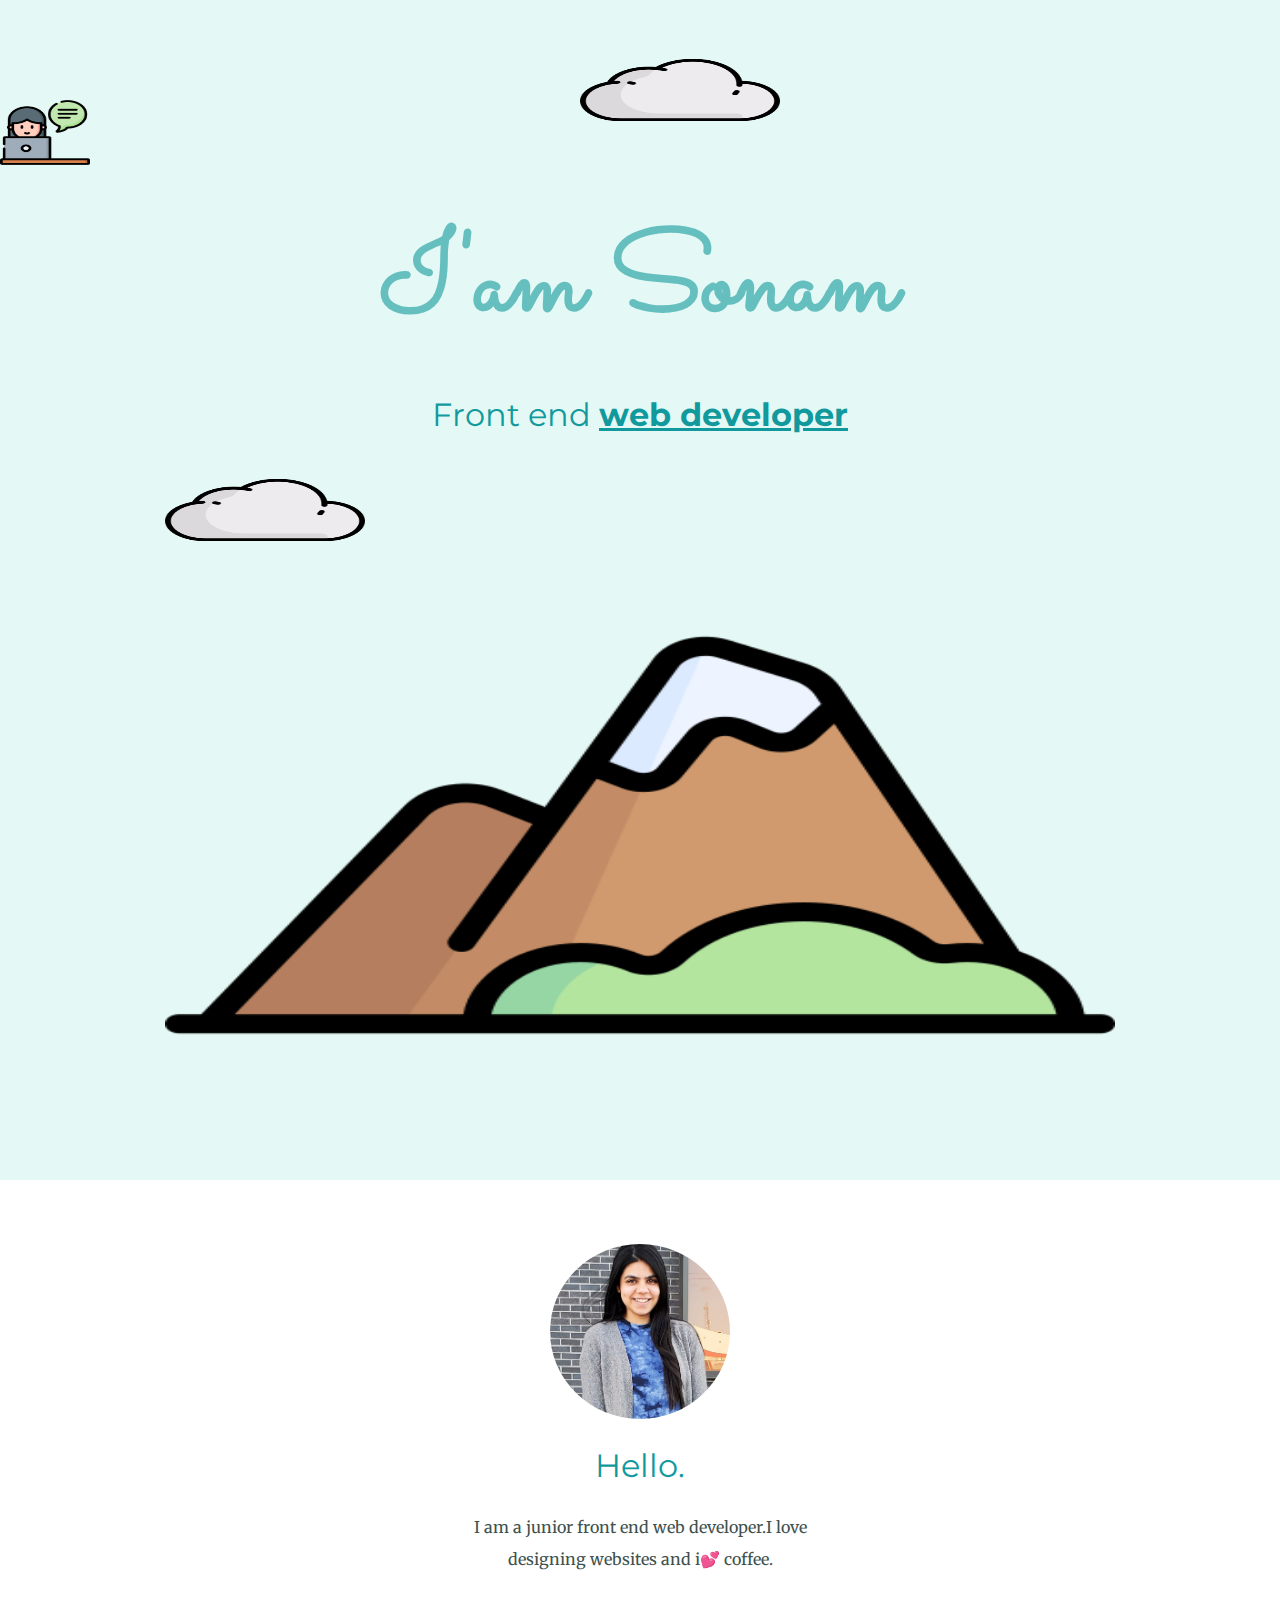
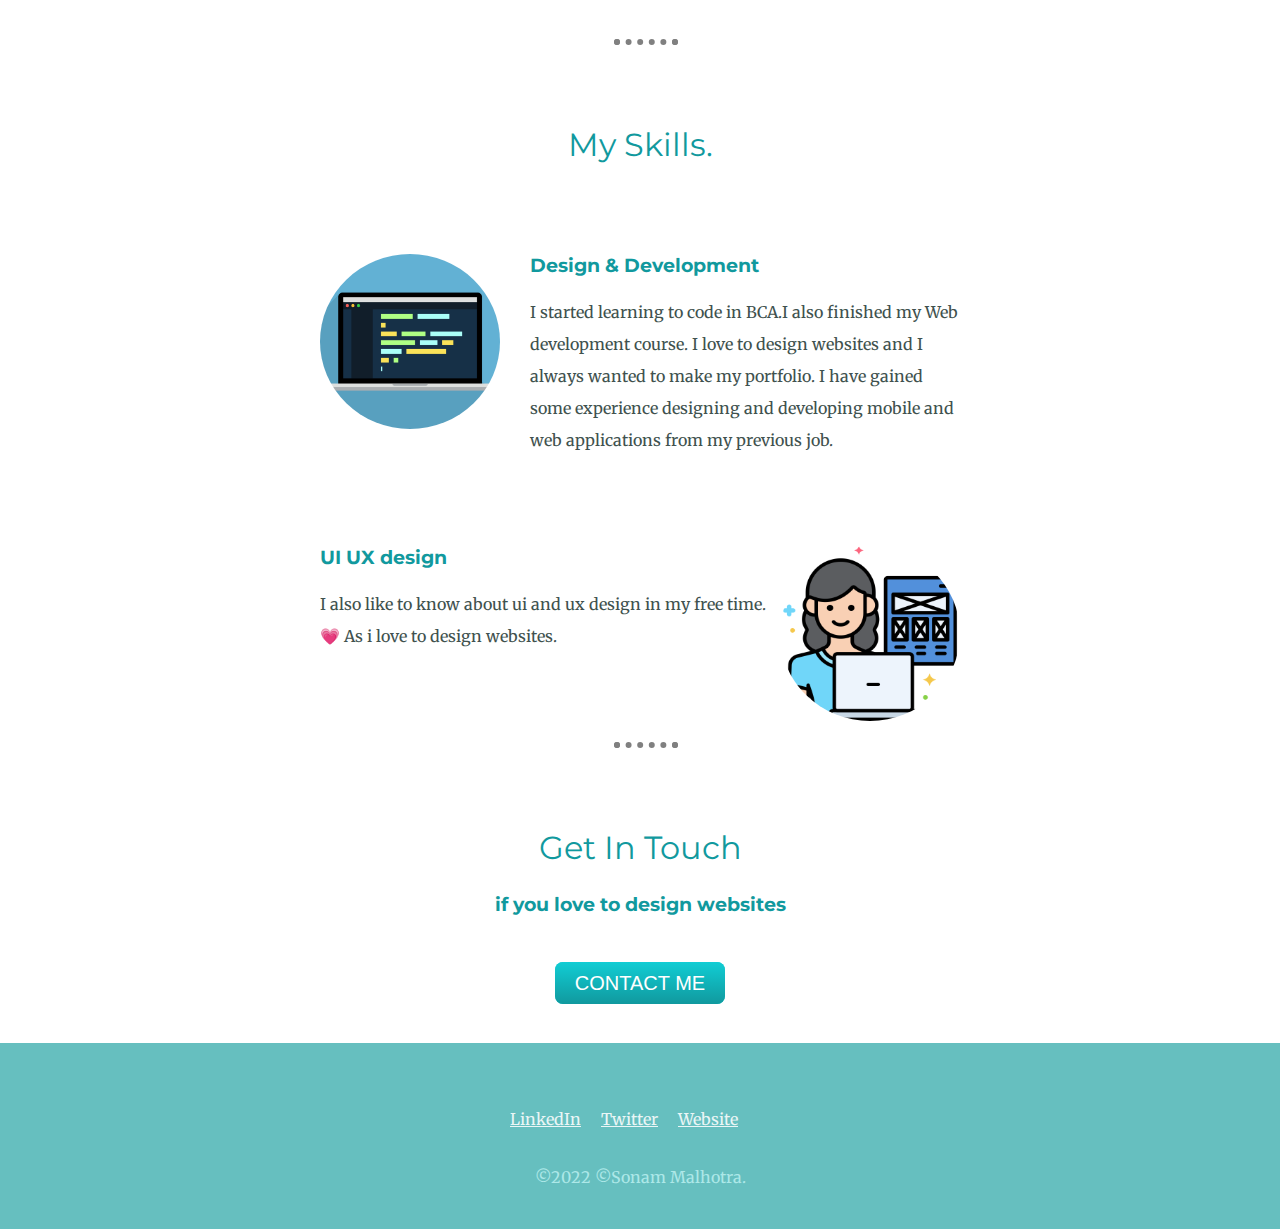
<file: index.html>
<html>
  <head>
    <title>Sonam</title>
    <link rel="stylesheet" href="css/styles.css" />
    <link rel="favicon" href="css/favicon.ico?v=2" />
    <link rel="preconnect" href="https://fonts.googleapis.com" />
    <link rel="preconnect" href="https://fonts.gstatic.com" crossorigin />
    <link
      href="https://fonts.googleapis.com/css2?family=Merriweather:ital@1&family=Montserrat:wght@500&family=Sacramento&display=swap"
      rel="stylesheet"
    />
  </head>
  <body>
    <div class="top-container">
      <img class="avatar" src="css/images/counseling.png" alt="avatar-img" />
      <img class="top-cloud" src="css/images/cloud.png" alt="clouds-img" />
      <h1>I'am Sonam</h1>
      <h2>
        Front end
        <span
          ><u><b>web developer</b></u></span
        >
      </h2>
      <img class="bottom-cloud" src="css/images/cloud.png" alt="clouds-img" />
      <img class="mountain" src="css/images/mountains.png" alt="mountain-img" />
    </div>
    <div class="middle-container">
      <div class="profile">
        <img class="myimg" src="css/images/Sonammal.jpg" alt="my-img" />
        <h2>Hello.</h2>
        <p class="intro">
          I am a junior front end web developer.I love designing websites and
          i💕 coffee.
        </p>
      </div>
      <hr />
      <div class="skills">
        <h2>My Skills.</h2>
        <div class="skill-row">
          <img
            class="computer-gif"
            src="css/images/1_vJjJ3Mdok6Rvxx85IIRqBQ.gif"
            alt="computer-gif"
          />
          <h3>Design & Development</h3>
          <p>
            I started learning to code in BCA.I also finished my Web development
            course. I love to design websites and I always wanted to make my
            portfolio. I have gained some experience designing and developing
            mobile and web applications from my previous job.
          </p>
        </div>
        <div class="skill-row">
          <img
            class="responsive-design"
            src="css/images/ux-design.png"
            alt="responsive-design"
          />
          <h3>UI UX design</h3>
          <p>
            I also like to know about ui and ux design in my free time.💗 As i
            love to design websites.
          </p>
        </div>
      </div>
      <hr />
      <div class="contact-me">
        <h2>Get In Touch</h2>
        <h3 class="bottom-part">if you love to design websites</h3>
        <a class="btn" href="mailto:sonam.malhotra2496@gmail.com">CONTACT ME</a>
      </div>
    </div>

    <div class="bottom-container">
      <div class="footer-link">
        <a class="footer-link" href="https://www.linkedin.com/">LinkedIn</a>
        <a class="footer-link" href="https://twitter.com/">Twitter</a>
        <a class="footer-link" href="https://sonamm24.github.io/">Website</a>
      </div>
      <p class="name">©2022 ©Sonam Malhotra.</p>
    </div>
  </body>
</html>
</file>
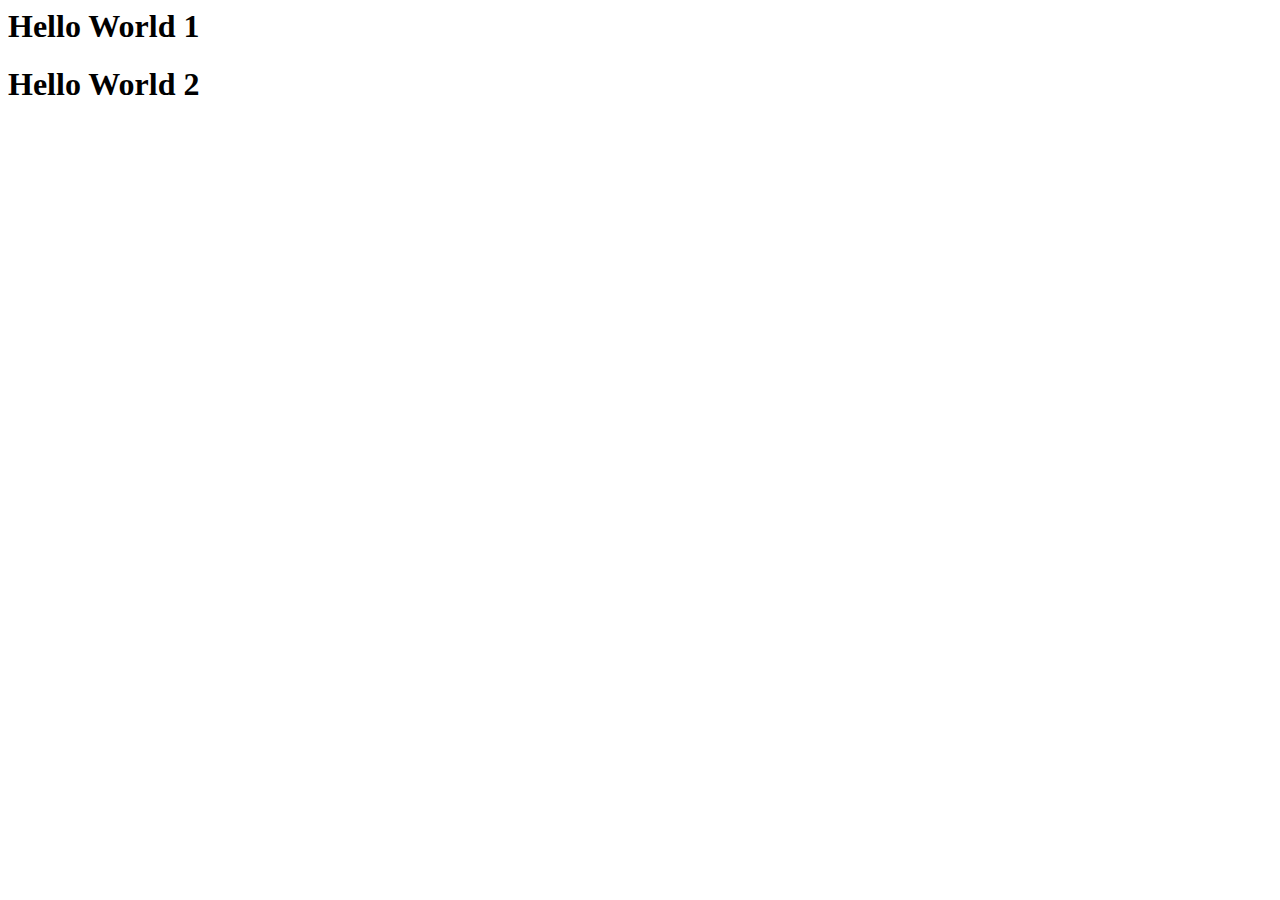
<file: css/Web Development/Bootstrap-installation/index.html>
<html>
  <head>
    <meta charset="utf-8" />

    <title>Bootstrap installation</title>
    <h1>Hello World 1</h1>
    <link
      href="https://cdn.jsdelivr.net/npm/bootstrap@5.0.2/dist/css/bootstrap.min.css"
      rel="stylesheet"
      integrity="sha384-EVSTQN3/azprG1Anm3QDgpJLIm9Nao0Yz1ztcQTwFspd3yD65VohhpuuCOmLASjC"
      crossorigin="anonymous"
    />
    <h1>Hello World 2</h1>
  </head>
</html>
</file>
<file: css/styles.css>
body {
  margin: 0;
  text-align: center;
  font-family: "Merriweather", serif;
  color: #40514e;
}
h1 {
  font-family: "Sacramento", cursive;
  color: #66bfbf;
  font-size: 700%;
  margin: 40px auto 0 auto;
}
h2 {
  font-family: "Montserrat", sans-serif;
  color: #11999e;
  font-weight: normal;
  font-size: 200%;
}

h3 {
  font-family: "Montserrat", sans-serif;
  color: #11999e;
}

.top-container {
  background-color: #e4f9f5;
  position: relative;
  padding-top: 100px;
}
/* .middle-container {
  background-color: red;
  width: 200px;
  height: 200px;
}
.bottom-container {
  background-color: blueviolet;
  width: 200px;
  height: 200px;
} */
img {
  width: 200px;
  height: 100px;
}
.skill-row {
  width: 50%;
  margin: 90px auto 90px auto;
  text-align: left;
}
p {
  line-height: 2;
}

.mountain {
  width: 950px;
  height: 650px;
  margin-bottom: 0;
  padding: 50px 0 20px;
}
.footer-link {
  color: #eaf6f6;
}

.bottom-cloud {
  position: absolute;
  margin-bottom: 300px;
  margin-right: 600px;
}

.top-cloud {
  position: absolute;
  right: 500px;
  top: 40px;
}

.avatar {
  margin-right: 1400px;
  width: 90px;
  height: 65px;
}

.myimg {
  width: 180px;
  height: 175px;
  object-fit: cover;
  border-radius: 50%;
  margin-top: 0;
}

.profile {
  margin-top: 4em;
}
.computer-gif {
  width: 180px;
  height: 175px;
  object-fit: cover;
  border-radius: 50%;
  margin-top: 0;
  float: left;
  margin-right: 30px;
}
.responsive-design {
  width: 180px;
  height: 175px;
  float: right;
  border-radius: 50%;
  margin-left: 0;
}
.title {
  font-size: 1.5rem;
  color: #66bfbf;
}
.btn {
  background: #11cdd4;
  background-image: -webkit-linear-gradient(top, #11cdd4, #11999e);
  background-image: -moz-linear-gradient(top, #11cdd4, #11999e);
  background-image: -ms-linear-gradient(top, #11cdd4, #11999e);
  background-image: -o-linear-gradient(top, #11cdd4, #11999e);
  background-image: linear-gradient(to bottom, #11cdd4, #11999e);
  -webkit-border-radius: 8;
  -moz-border-radius: 8;
  border-radius: 8px;
  font-family: Arial;
  color: #ffffff;
  font-size: 20px;
  padding: 10px 20px 10px 20px;
  text-decoration: none;
}

.btn:hover {
  background: #30e3cb;
  background-image: -webkit-linear-gradient(top, #30e3cb, #2bc4ad);
  background-image: -moz-linear-gradient(top, #30e3cb, #2bc4ad);
  background-image: -ms-linear-gradient(top, #30e3cb, #2bc4ad);
  background-image: -o-linear-gradient(top, #30e3cb, #2bc4ad);
  background-image: linear-gradient(to bottom, #30e3cb, #2bc4ad);
  text-decoration: none;
}
.bottom-container {
  margin-top: 3em;
  background-color: #66bfbf;
  padding: 50px 0 20px;
}

.bottom-part {
  margin-bottom: 3em;
}
.footer-link {
  padding-top: 1em;
  padding-bottom: 1em;
  margin-right: 1em;
  /* text-decoration: none; */
}
.name {
  color: #ade8e8;
}
.intro {
  width: 30%;
  margin: auto;
}
hr {
  border: dotted 6px;
  border-bottom: none;
  width: 4%;
  margin-left: 48%;
  margin-top: 4em;
  margin-bottom: 5em;
  color: gray;
}
</file>
